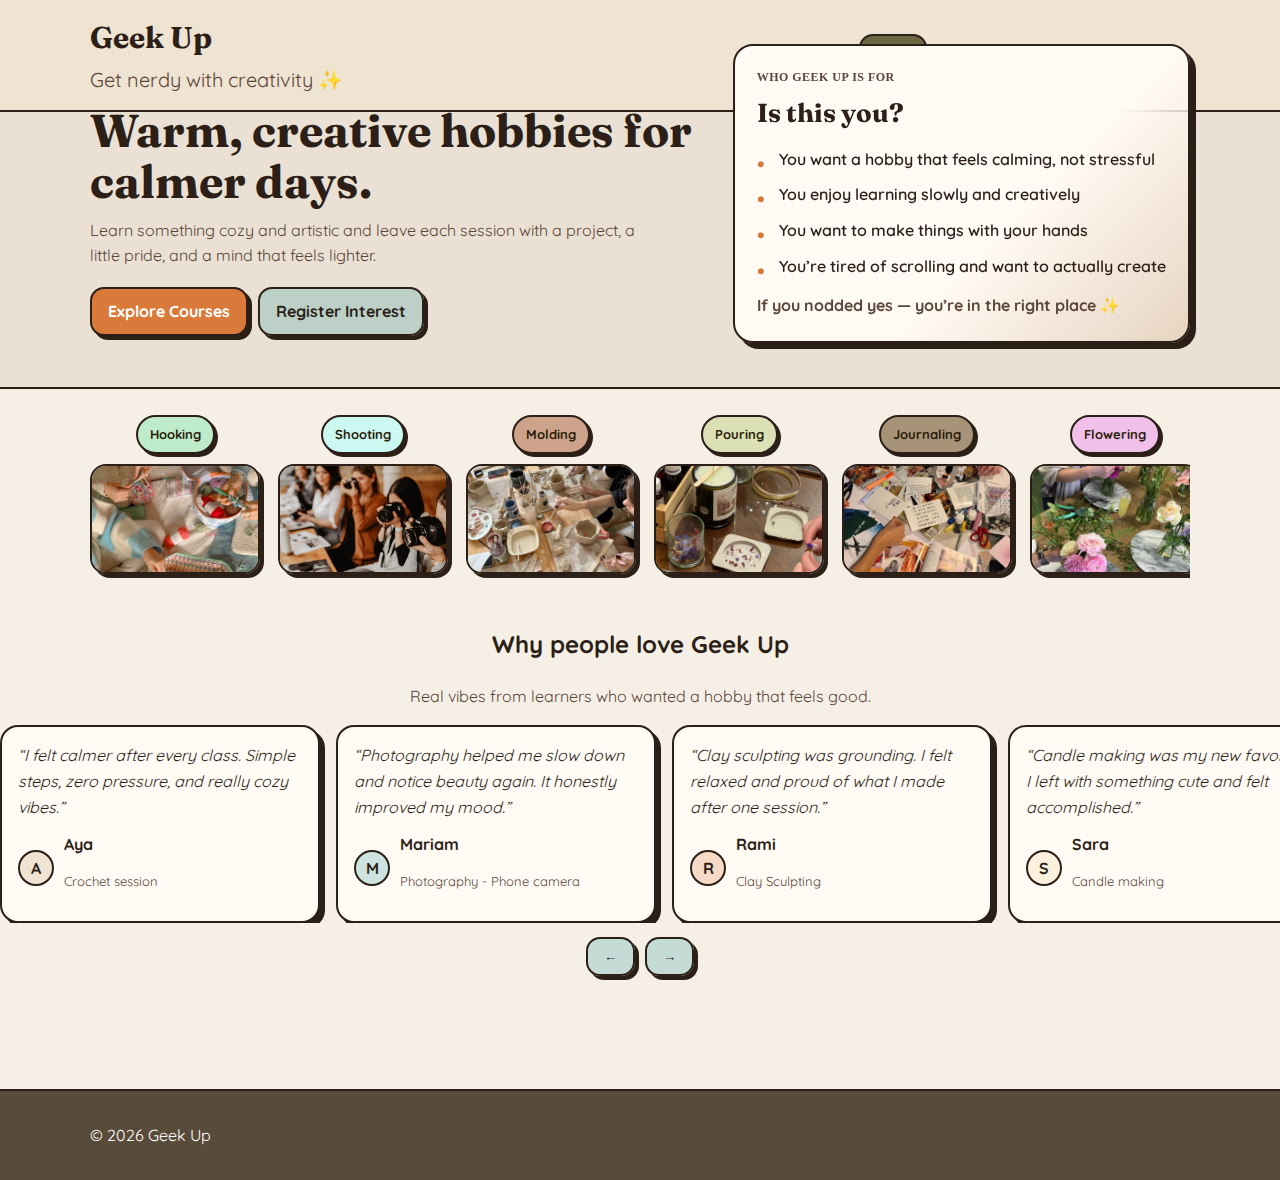
<file: index.html>
<!doctype html>
<html lang="en">
<head>
  <meta charset="utf-8">
  <title>Geek Up | Creative hobbies for a happier mind</title>

  <link rel="preconnect" href="https://fonts.googleapis.com">
  <link rel="preconnect" href="https://fonts.gstatic.com" crossorigin>
  <link href="https://fonts.googleapis.com/css2?family=Fraunces:wght@600;700&family=Quicksand:wght@400;600;700&display=swap" rel="stylesheet">

  <link rel="stylesheet" href="style.css">
</head>
<body>

  <header class="site-header">
    <div class="container header-inner">
      <a class="brand" href="index.html">
        <span class="brand-name">Geek Up</span>
        <span class="brand-tagline">Get nerdy with creativity ✨</span>
      </a>

      <nav class="nav">
        <a class="nav-link active" href="index.html">Home</a>
        <a class="nav-link" href="about.html">About</a>
        <a class="nav-link" href="courses.html">Courses</a>
        <a class="nav-link" href="contact.html">Contact</a>
      </nav>
    </div>
  </header>

  <main>

    <section class="hero">
      <div class="container hero-inner">

        <div class="hero-left">
          <p class="tiny-badge">Learn Gently • Make Things • Feel Proud</p>

          <h1 class="hero-title">Warm, creative hobbies for calmer days.</h1>

          <p class="hero-subtitle">
            Learn something cozy and artistic and leave each session with a project,
            a little pride, and a mind that feels lighter.
          </p>

          <div class="hero-buttons">
            <a class="btn primary" href="courses.html">Explore Courses</a>
            <a class="btn soft" href="contact.html">Register Interest</a>
          </div>
        </div>

       <div class="who-card">
  <p class="who-eyebrow">Who Geek Up is for</p>

  <h2 class="who-title">
    Is this you?
  </h2>

  <ul class="who-list">
    <li>You want a hobby that feels calming, not stressful</li>
    <li>You enjoy learning slowly and creatively</li>
    <li>You want to make things with your hands</li>
    <li>You’re tired of scrolling and want to actually create</li>
  </ul>

  <p class="who-footer">
    If you nodded yes — you’re in the right place ✨
  </p>
</div>


    </section>

    <!-- Photo row -->
    <section class="section photos-section">
      <div class="container">
        <div class="photo-row">

          <div class="photo-item">
            <span class="sticker h">Hooking</span>
            <img src="crochet.jpg" alt="Crochet aesthetic">
          </div>

          <div class="photo-item">
            <span class="sticker s">Shooting</span>
            <img src="photography.jpg" alt="Photography aesthetic">
          </div>

          <div class="photo-item">
            <span class="sticker m">Molding</span>
            <img src="clay.jpg" alt="Clay sculpting aesthetic">
          </div>

          <div class="photo-item">
            <span class="sticker p">Pouring</span>
            <img src="candles.jpg" alt="Candle making aesthetic">
          </div>

          <div class="photo-item">
            <span class="sticker j">Journaling</span>
            <img src="journaling.jpg" alt="Journaling aesthetic">
          </div>

          <div class="photo-item">
            <span class="sticker f">Flowering</span>
            <img src="flowers.jpg" alt="Flower arrangement aesthetic">
          </div>

        </div>
      </div>
    </section>



    <!-- Reviews -->
    <section class="r-section">
      <div class="r-container">
        <div class="reviews-head">
          <h2 class="r-section-title">Why people love Geek Up</h2>
          <p class="muted">Real vibes from learners who wanted a hobby that feels good.</p>
        </div>

        <div class="reviews-wrap">
          <div class="reviews" id="reviews">

            <article class="review">
              <p class="quote">“I felt calmer after every class. Simple steps, zero pressure, and really cozy vibes.”</p>
              <div class="review-info">
                <div class="avatar a1">A</div>
                <div>
                  <p class="name">Aya</p>
                  <p class="muted small">Crochet session</p>
                </div>
              </div>
            </article>

            <article class="review">
              <p class="quote">“Photography helped me slow down and notice beauty again. It honestly improved my mood.”</p>
              <div class="review-info">
                <div class="avatar a2">M</div>
                <div>
                  <p class="name">Mariam</p>
                  <p class="muted small">Photography - Phone camera</p>
                </div>
              </div>
            </article>

            <article class="review">
              <p class="quote">“Clay sculpting was grounding. I felt relaxed and proud of what I made after one session.”</p>
              <div class="review-info">
                <div class="avatar a3">R</div>
                <div>
                  <p class="name">Rami</p>
                  <p class="muted small">Clay Sculpting </p>
                </div>
              </div>
            </article>

            <!-- 3 extra reviews so arrows actually do something -->
            <article class="review">
              <p class="quote">“Candle making was my new favorite. I left with something cute and felt accomplished.”</p>
              <div class="review-info">
                <div class="avatar a4">S</div>
                <div>
                  <p class="name">Sara</p>
                  <p class="muted small">Candle making</p>
                </div>
              </div>
            </article>

            <article class="review">
              <p class="quote">“Journaling made my head feel quieter. It’s like a reset button for my week.”</p>
              <div class="review-info">
                <div class="avatar a5">N</div>
                <div>
                  <p class="name">Nour</p>
                  <p class="muted small">Journaling & Scrapbooking</p>
                </div>
              </div>
            </article>

            <article class="review">
              <p class="quote">“Flower arranging was so relaxing. I didn’t expect it to feel this peaceful.”</p>
              <div class="review-info">
                <div class="avatar a6">L</div>
                <div>
                  <p class="name">Lina</p>
                  <p class="muted small">Flower arrangement</p>
                </div>
              </div>
            </article>

          </div>
        </div>

        <div class="review-controls">
          <button class="btn soft" id="prev" type="button">←</button>
          <button class="btn soft" id="next" type="button">→</button>
        </div>

      </div>
    </section>

  </main>

  <footer class="footer">
    <div class="container footer-inner">
      <p>© <span id="year"></span> Geek Up</p>
      <p class="muted small">Creative hobbies for mental well-being</p>
    </div>
  </footer>

  <script src="script.js"></script>
</body>
</html>
</file>
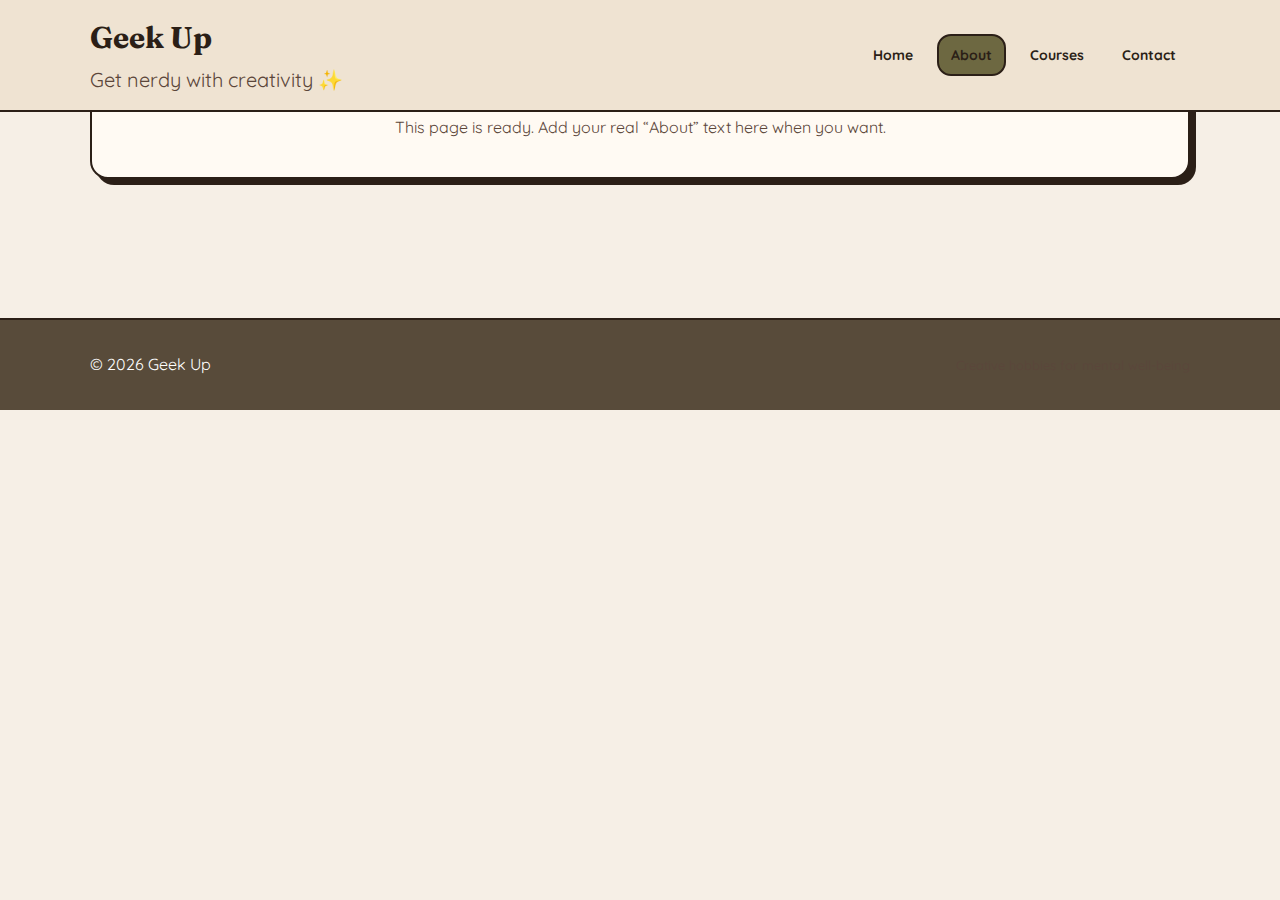
<file: about.html>
<!doctype html>
<html lang="en">
<head>
  <meta charset="utf-8">
  <title>About | Geek Up</title>

  <link rel="preconnect" href="https://fonts.googleapis.com">
  <link rel="preconnect" href="https://fonts.gstatic.com" crossorigin>
  <link href="https://fonts.googleapis.com/css2?family=Fraunces:wght@600;700&family=Quicksand:wght@400;600;700&display=swap" rel="stylesheet">

  <link rel="stylesheet" href="style.css">
</head>
<body>

  <header class="site-header">
    <div class="container header-inner">
      <a class="brand" href="index.html">
        <span class="brand-name">Geek Up</span>
        <span class="brand-tagline">Get nerdy with creativity ✨</span>
      </a>

      <nav class="nav">
        <a class="nav-link" href="index.html">Home</a>
        <a class="nav-link active" href="about.html">About</a>
        <a class="nav-link" href="courses.html">Courses</a>
        <a class="nav-link" href="contact.html">Contact</a>
      </nav>
    </div>
  </header>

  <main>
    <section class="section">
      <div class="container">
        <div class="card">
          <h1 class="section-title">About Geek Up</h1>
          <p class="muted">
            This page is ready. Add your real “About” text here when you want.
          </p>
        </div>
      </div>
    </section>
  </main>

  <footer class="footer">
    <div class="container footer-inner">
      <p>© <span id="year"></span> Geek Up</p>
      <p class="muted small">Creative hobbies for mental well-being</p>
    </div>
  </footer>

  <script src="script.js"></script>
</body>
</html>
</file>
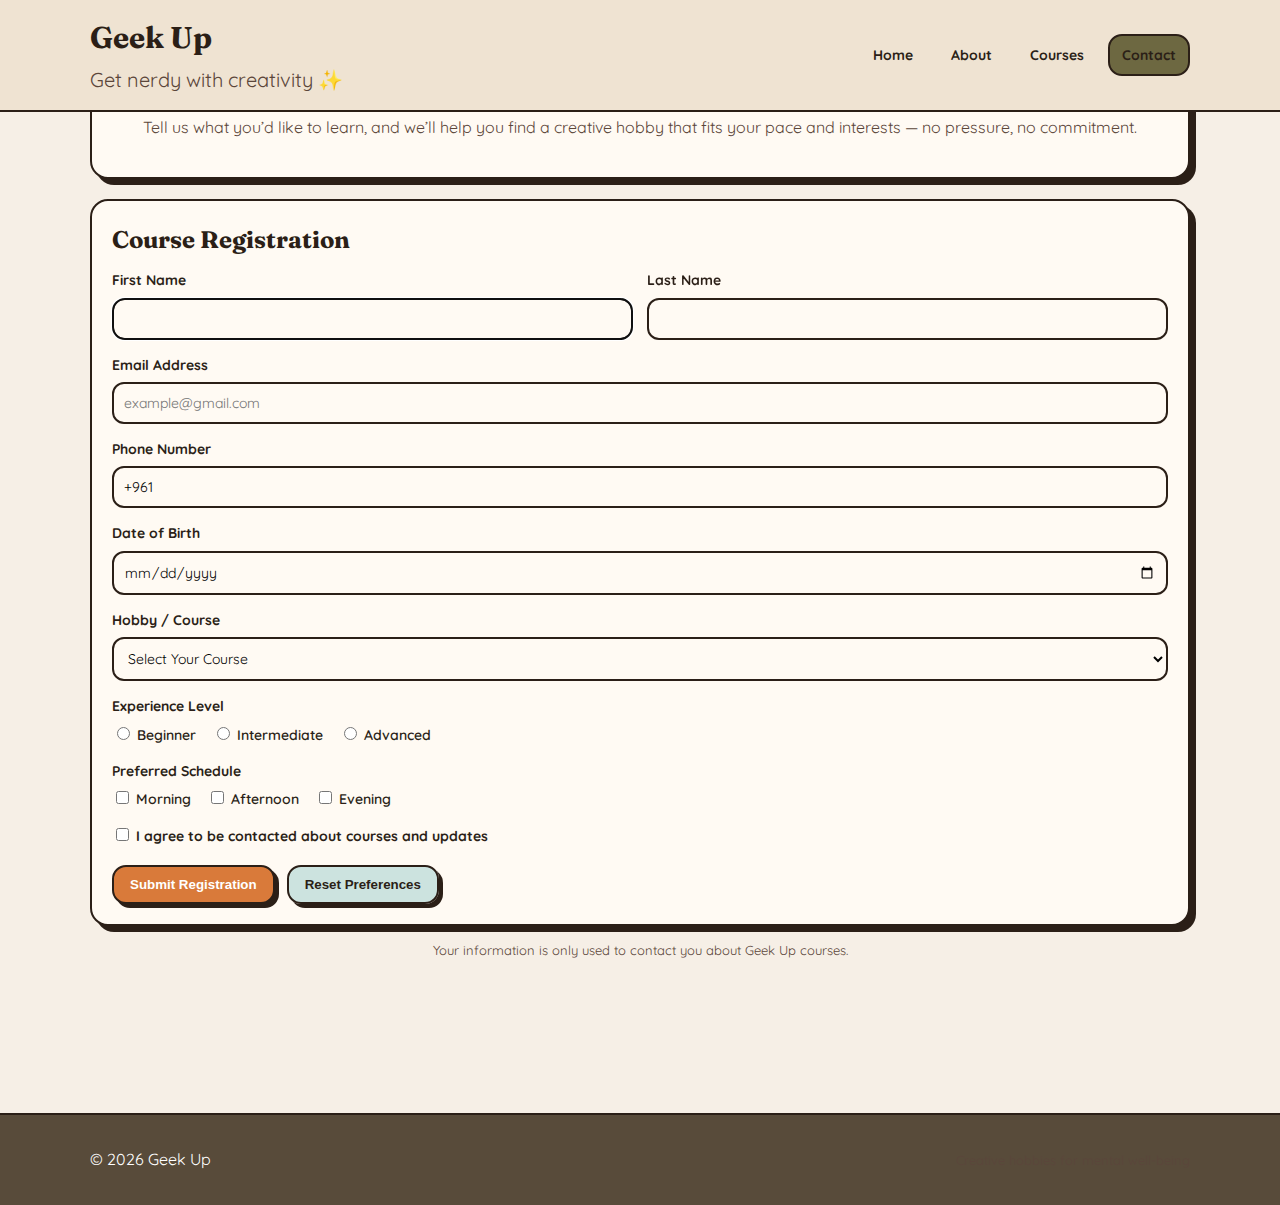
<file: contact.html>
<!doctype html>
<html lang="en">
<head>
  <meta charset="utf-8">
  <title>Contact | Geek Up</title>

  <link rel="preconnect" href="https://fonts.googleapis.com">
  <link rel="preconnect" href="https://fonts.gstatic.com" crossorigin>
  <link href="https://fonts.googleapis.com/css2?family=Fraunces:wght@600;700&family=Quicksand:wght@400;600;700&display=swap" rel="stylesheet">

  <link rel="stylesheet" href="style.css">
</head>
<body>

  <header class="site-header">
    <div class="container header-inner">
      <a class="brand" href="index.html">
        <span class="brand-name">Geek Up</span>
        <span class="brand-tagline">Get nerdy with creativity ✨</span>
      </a>

      <nav class="nav">
        <a class="nav-link" href="index.html">Home</a>
        <a class="nav-link" href="about.html">About</a>
        <a class="nav-link" href="courses.html">Courses</a>
        <a class="nav-link active" href="contact.html">Contact</a>
      </nav>
    </div>
  </header>

<main>
  <section class="section">
    <div class="container">

      <div class="card contact-intro">
        <h1 class="section-title">Get in Touch</h1>
        <p class="muted">
          Tell us what you’d like to learn, and we’ll help you find a creative hobby
          that fits your pace and interests — no pressure, no commitment.
        </p>
      </div>

      
      <form class="card contact-form" action="submit_form.php" name="regform" method="post">
        <h2 class="section-title">Course Registration</h2>

        
        <div class="form-row">
          <div class="form-group">
            <label>First Name</label>
            <input type="text" maxlength="20" name="first_name" required autofocus>
          </div>

          <div class="form-group">
            <label>Last Name</label>
            <input type="text" maxlength="30" name="last_name" required>
          </div>
        </div>

        <div class="form-group">
          <label>Email Address</label>
          <input type="email" placeholder="example@gmail.com" name="email" required>
        </div>

        <div class="form-group">
          <label>Phone Number</label>
          <input type="tel" maxlength="13" value="+961 " name="phone"  required>
        </div>

        <div class="form-group">
          <label>Date of Birth</label>
          <input type="date" name="dob">
        </div>

        <div class="form-group">
          <label>Hobby / Course</label>
          <select name="hobby" required>
            <option value="" selected disabled hidden>Select Your Course</option>
            <option>Hooking</option>
            <option>Photography</option>
            <option>Clay Molding</option>
            <option>Candle Pouring</option>
            <option>Journaling</option>
            <option>Flower Arranging</option>
          </select>
        </div>

        <div class="form-group">
          <label>Experience Level</label>
          <div class="radio-group">
            <label><input type="radio" name="level"> Beginner</label>
            <label><input type="radio" name="level"> Intermediate</label>
            <label><input type="radio" name="level"> Advanced</label>
          </div>
        </div>

        <div class="form-group">
          <label>Preferred Schedule</label>
          <div class="checkbox-group">
            <label><input type="checkbox" name="schedule"> Morning</label>
            <label><input type="checkbox" name="schedule"> Afternoon</label>
            <label><input type="checkbox" name="schedule"> Evening</label>
          </div>
        </div>

        <div class="form-group consent">
          <label>
            <input type="checkbox" required>
            I agree to be contacted about courses and updates
          </label>
        </div>

        <div class="form-buttons">
          <button type="submit" class="btn primary" value="submit">Submit Registration</button>
          <button type="reset" class="btn soft">Reset Preferences</button>
        </div>
      </form>

      
      <p class="muted small contact-note">
        Your information is only used to contact you about Geek Up courses.
      </p>

    </div>
  </section>
</main>


<div class="overlay" id="thankYouOverlay">

  <div class="card thank-you-message">
    
    <button class="close-btn" id="closeThankYou">×</button>

    <h2 class="section-title">Thank You For Submitting!! 🎉</h2>

    <p class="muted">
      We’ve received your registration and will contact you soon.
      Until then, keep creating and taking care of your mind ✨
    </p>

    <div class="thank-you-actions">
      <a href="index.html" class="btn primary">Go Back to Home</a>
    </div>

  </div>

</div>

  <footer class="footer">
    <div class="container footer-inner">
      <p>© <span id="year"></span> Geek Up</p>
      <p class="muted small">Creative hobbies for mental well-being</p>
    </div>
  </footer>

  <script src="script.js"></script>
</body>
</html>
</file>
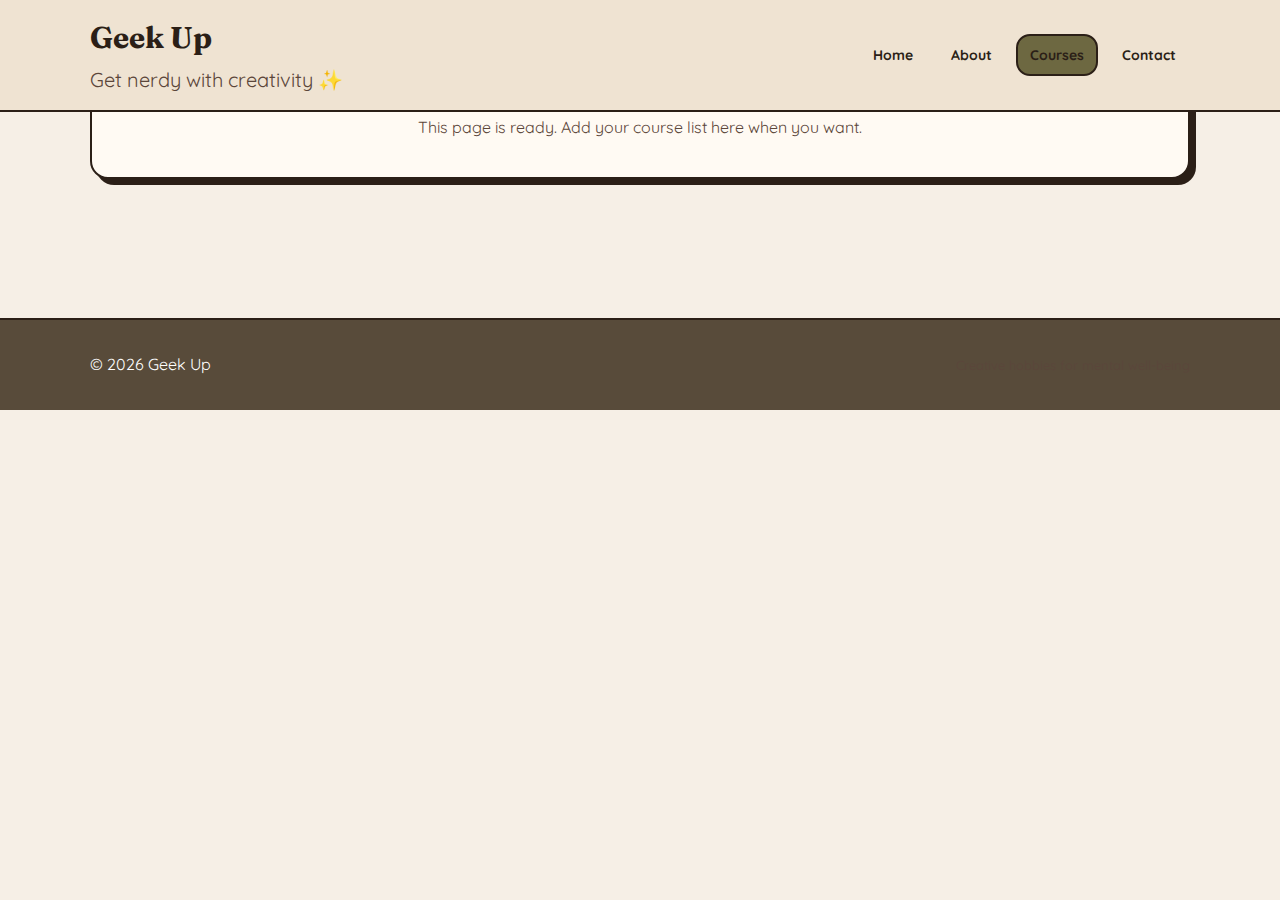
<file: courses.html>
<!doctype html>
<html lang="en">
<head>
  <meta charset="utf-8">
  <title>Courses | Geek Up</title>

  <link rel="preconnect" href="https://fonts.googleapis.com">
  <link rel="preconnect" href="https://fonts.gstatic.com" crossorigin>
  <link href="https://fonts.googleapis.com/css2?family=Fraunces:wght@600;700&family=Quicksand:wght@400;600;700&display=swap" rel="stylesheet">

  <link rel="stylesheet" href="style.css">
</head>
<body>

  <header class="site-header">
    <div class="container header-inner">
      <a class="brand" href="index.html">
        <span class="brand-name">Geek Up</span>
        <span class="brand-tagline">Get nerdy with creativity ✨</span>
      </a>

      <nav class="nav">
        <a class="nav-link" href="index.html">Home</a>
        <a class="nav-link" href="about.html">About</a>
        <a class="nav-link active" href="courses.html">Courses</a>
        <a class="nav-link" href="contact.html">Contact</a>
      </nav>
    </div>
  </header>

  <main>
    <section class="section">
      <div class="container">
        <div class="card">
          <h1 class="section-title">Courses</h1>
          <p class="muted">
            This page is ready. Add your course list here when you want.
          </p>
        </div>
      </div>
    </section>
  </main>

  <footer class="footer">
    <div class="container footer-inner">
      <p>© <span id="year"></span> Geek Up</p>
      <p class="muted small">Creative hobbies for mental well-being</p>
    </div>
  </footer>

  <script src="script.js"></script>
</body>
</html>
</file>
<file: style.css>
* { box-sizing: border-box; }

body {
  margin: 0;
  font-family: "Quicksand", Arial, sans-serif;
  background: #f6efe6;
  color: #2b1f17;
  line-height: 1.6;
}

.container {
  width: 90%;
  max-width: 1100px;
  margin: auto;
}

/* Header */
.site-header {
  background: #efe3d2;
  border-bottom: 2px solid #2b1f17;
  position: fixed;
  width: 100%;
}

.header-inner {
  display: flex;
  justify-content: space-between;
  align-items: center;
  padding: 14px 0;
  gap: 15px;
}

.brand {
  text-decoration: none;
  color: #2b1f17;
}

.brand-name {
  font-family: "Fraunces", serif;
  font-size: 30px;
  font-weight: 700;
}

.brand-tagline {
  display: block;
  font-size: 20px;
  color: #5b463a;
  margin-top: 2px;
}

/* Nav */
.nav {
  display: flex;
  gap: 10px;
  align-items: center;
}

.nav-link {
  text-decoration: none;
  color: #2b1f17;
  font-weight: 700;
  font-size: 14px;
  padding: 8px 12px;
  border-radius: 14px;
  border: 2px solid transparent;
}

.nav-link:hover {
  background: #e6d3bf;
  border: 2px solid #2b1f17;
}

.nav-link.active {
  background: #6d6841;
  border: 2px solid #2b1f17;
}

/* Hero */
.hero {
  padding: 44px 0;
  background-color: #eae1d4;
  border-bottom: 2px solid #2b1f17;
}

.hero-inner {
  display: grid;
  grid-template-columns: 1.15fr 0.85fr;
  gap: 24px;
  align-items: center;
}

.tiny-badge {
  display: inline-block;
  background: #fffaf3;
  border: 2px solid #2b1f17;
  padding: 8px 12px;
  border-radius: 999px;
  font-weight: 700;
  font-size: 15px;
  margin: 0 0 12px 0;
}

.hero-title {
  font-family: "Fraunces", serif;
  font-size: 46px;
  line-height: 1.1;
  margin: 0 0 10px 0;
}

.hero-subtitle {
  margin: 0 0 18px 0;
  color: #5b463a;
  max-width: 55ch;
}


.hero-stickers {
  display: grid;
  grid-template-columns: repeat(3, auto);
  gap: 14px 18px;
  margin-top: 18px;
  margin-bottom: 28px;
  max-width: fit-content;
}

.sticker {
  background: #fffaf3;
  border: 2px solid #2b1f17;
  border-radius: 999px;
  padding: 7px 12px;
  font-weight: 700;
  font-size: 13px;
  box-shadow: 3px 3px 0 #2b1f17;
  color: #2a1c09;
}

/* Sticker colors */
.sticker.h { background:#beeccb; }
.sticker.s { background:#cbf8f1; }
.sticker.m { background:#cda38c; }
.sticker.p { background:#dbe0b6; }
.sticker.j { background:#a79378; }
.sticker.f { background:#f1c0ea; }

/* Buttons */
.hero-buttons {
  display: flex;
  gap: 10px;
  flex-wrap: wrap;
}

.btn {
  text-decoration: none;
  display: inline-block;
  padding: 10px 16px;
  border-radius: 14px;
  border: 2px solid #2b1f17;
  font-weight: 800;
  cursor: pointer;
  background: #fffaf3;
  color: #2b1f17;
}

.btn.primary {
  background: #d97a3a;
  color: white;
  box-shadow: 4px 4px 0 #2b1f17;
}

.btn.soft {
  background: rgba(52,160,164,0.25);
  box-shadow: 4px 4px 0 #2b1f17;
  color:#2b1f17;
}

.btn:hover {
  transform: translateY(5px);
}

/* Poster */
.poster {
  background: #fffaf3;
  border: 2px solid #2b1f17;
  border-radius: 18px;
  padding: 18px;
  box-shadow: 6px 6px 0 #2b1f17;
}

.poster-top {
  margin: 0;
  font-weight: 800;
  color: #5b463a;
}

.poster-title {
  margin: 8px 0 6px 0;
  font-family: "Fraunces", serif;
  font-size: 24px;
}

.poster-text {
  margin: 0 0 14px 0;
  color: #5b463a;
}

.poster-grid {
  display: grid;
  grid-template-columns: 1fr 1fr;
  gap: 10px;
}

.poster-box {
  border: 2px solid #2b1f17;
  border-radius: 14px;
  padding: 10px;
  font-weight: 800;
  text-align: center;
  background: #efe3d2;
}

.b1 { background: #efe3d2; }
.b2 { background: rgba(52,160,164,0.18); }
.b3 { background: rgba(217,122,58,0.22); }
.b4 { background: rgba(120,84,62,0.18); }

.poster-bottom {
  margin: 14px 0 0 0;
  font-weight: 800;
}

/* Sections */
.section { padding: 26px 0; }

.section-title {
  font-family: "Fraunces", serif;
  margin: 0 0 10px 0;
}

/* Cards */
.card {
  background: #fffaf3;
  border: 2px solid #2b1f17;
  border-radius: 18px;
  padding: 20px;
  box-shadow: 6px 6px 0 #2b1f17;
}

.muted { color: #5b463a; }
.small { font-size: 13px; }

/* Photo row (only this area scrolls horizontally if needed) */
.photo-row {
  display: flex;
  gap: 18px;
  overflow-x: auto;
  padding-bottom: 6px;
}

.photo-item {
  flex: 0 0 auto;
  display: flex;
  flex-direction: column;
  align-items: center;
  gap: 10px;
}

.photo-item img {
  width: 170px;
  height: 110px;
  object-fit: cover;
  border-radius: 16px;
  border: 2px solid #2b1f17;
  box-shadow: 4px 4px 0 #2b1f17;
}

/* Reviews (shows 3 at a time, and arrows slide the reviews area only) */
.reviews-wrap {
  overflow: hidden;
}
.r-section-title{
  text-align: center;
}
.muted{
  text-align: center;
}

.reviews {
  display: flex;
  gap: 16px;
  transition: transform 0.3s ease;
}

.review {
  width: 320px;          /* fixed so we can slide cleanly */
  flex: 0 0 auto;
  background: #fffaf3;
  border: 2px solid #2b1f17;
  border-radius: 18px;
  padding: 16px;
  box-shadow: 5px 5px 0 #2b1f17;
}

.quote { margin: 0 0 12px 0; font-style: italic; }

.review-info {
  display: flex;
  align-items: center;
  gap: 10px;
}

.avatar {
  width: 36px;
  height: 36px;
  border-radius: 50%;
  border: 2px solid #2b1f17;
  display: flex;
  align-items: center;
  justify-content: center;
  font-weight: 900;
  background: #efe3d2;
}

.a2 { background: rgba(52,160,164,0.25); }
.a3 { background: rgba(217,122,58,0.25); }
.a4 { background: rgba(242,221,179,0.35); }
.a5 { background: rgba(217,182,163,0.35); }
.a6 { background: rgba(120,84,62,0.18); }

.name { margin: 0; font-weight: 900; }

.review-controls {
  display: flex;
  justify-content: center;
  gap: 10px;
  margin-top: 14px;
}


/* Who Geek Up is for */
.who-card {
  background: linear-gradient(
    135deg,
    #fffaf3 60%,
    rgba(217,122,58,0.12)
  );
  border: 2px solid #2b1f17;
  border-radius: 20px;
  padding: 22px;
  box-shadow: 6px 6px 0 #2b1f17;
  position: relative;
}

/* small label */
.who-eyebrow {
  font-size: 12px;
  font-weight: 800;
  letter-spacing: 0.04em;
  text-transform: uppercase;
  color: #5b463a;
  margin: 0 0 6px 0;
  font-family: 'Shadows Into Light', cursive;
}

/* main title */
.who-title {
  font-family: "Fraunces", serif;
  font-size: 26px;
  margin: 0 0 12px 0;
}

/* list */
.who-list {
  list-style: none;
  padding: 0;
  margin: 0 0 14px 0;
}

.who-list li {
  position: relative;
  padding-left: 22px;
  margin-bottom: 10px;
  font-weight: 600;
  color: #2b1f17;
}

/* cute bullet dots */
.who-list li::before {
  content: "•";
  position: absolute;
  left: 0;
  top: 0;
  font-size: 22px;
  color: #d97a3a;
}

/* footer line */
.who-footer {
  margin: 0;
  font-weight: 800;
  color: #5b463a;
}
/* Footer */
.footer {
  border-top: 2px solid #2b1f17;
  background: #584b3a;
  padding: 16px 0;
  margin-top: 3cm;
}

.footer-inner {
  display: flex;
  justify-content: space-between;
  align-items: center;
  gap: 14px;
  color:white;
}

/*start of contact */
/* Contact page form */
.contact-intro {
  margin-bottom: 20px;
}

.contact-form {
  margin-top: 20px;
}

.form-group {
  display: flex;
  flex-direction: column;
  gap: 6px;
  margin-bottom: 14px;
}

.form-group label {
  font-weight: 700;
  font-size: 14px;
}

.form-group input,
.form-group select {
  padding: 10px;
  border-radius: 12px;
  border: 2px solid #2b1f17;
  font-family: inherit;
  font-size: 14px;
  background: #fffaf3;
}

.form-row {
  display: flex;
  gap: 14px;
}

.form-row .form-group {
  flex: 1;
}

.radio-group,
.checkbox-group {
  display: flex;
  gap: 16px;
  flex-wrap: wrap;
}

.radio-group label,
.checkbox-group label {
  font-weight: 600;
  font-size: 14px;
}

.consent {
  margin-top: 10px;
}

.form-buttons {
  display: flex;
  gap: 12px;
  margin-top: 18px;
  flex-wrap: wrap;
}

.contact-note {
  margin-top: 14px;
}

/*thank you message*/

.overlay {
  position: fixed;
  top: 0;
  left: 0;
  width: 100%;
  height: 100%;
  background: rgba(43, 31, 23, 0.6);
  display: none; /* hidden by default */
  justify-content: center;
  align-items: center;
  z-index: 1000;
}

.thank-you-message {
  position: relative;
  max-width: 420px;
  width: 90%;
  text-align: center;
}

.close-btn {
  position: absolute;
  top: 10px;
  right: 12px;
  background: none;
  border: none;
  font-size: 22px;
  font-weight: bold;
  cursor: pointer;
  color: #2b1f17;
}

.close-btn:hover {
  color: #d97a3a;
}

.thank-you-actions {
  margin-top: 16px;
}


/* end of contact */
</file>
